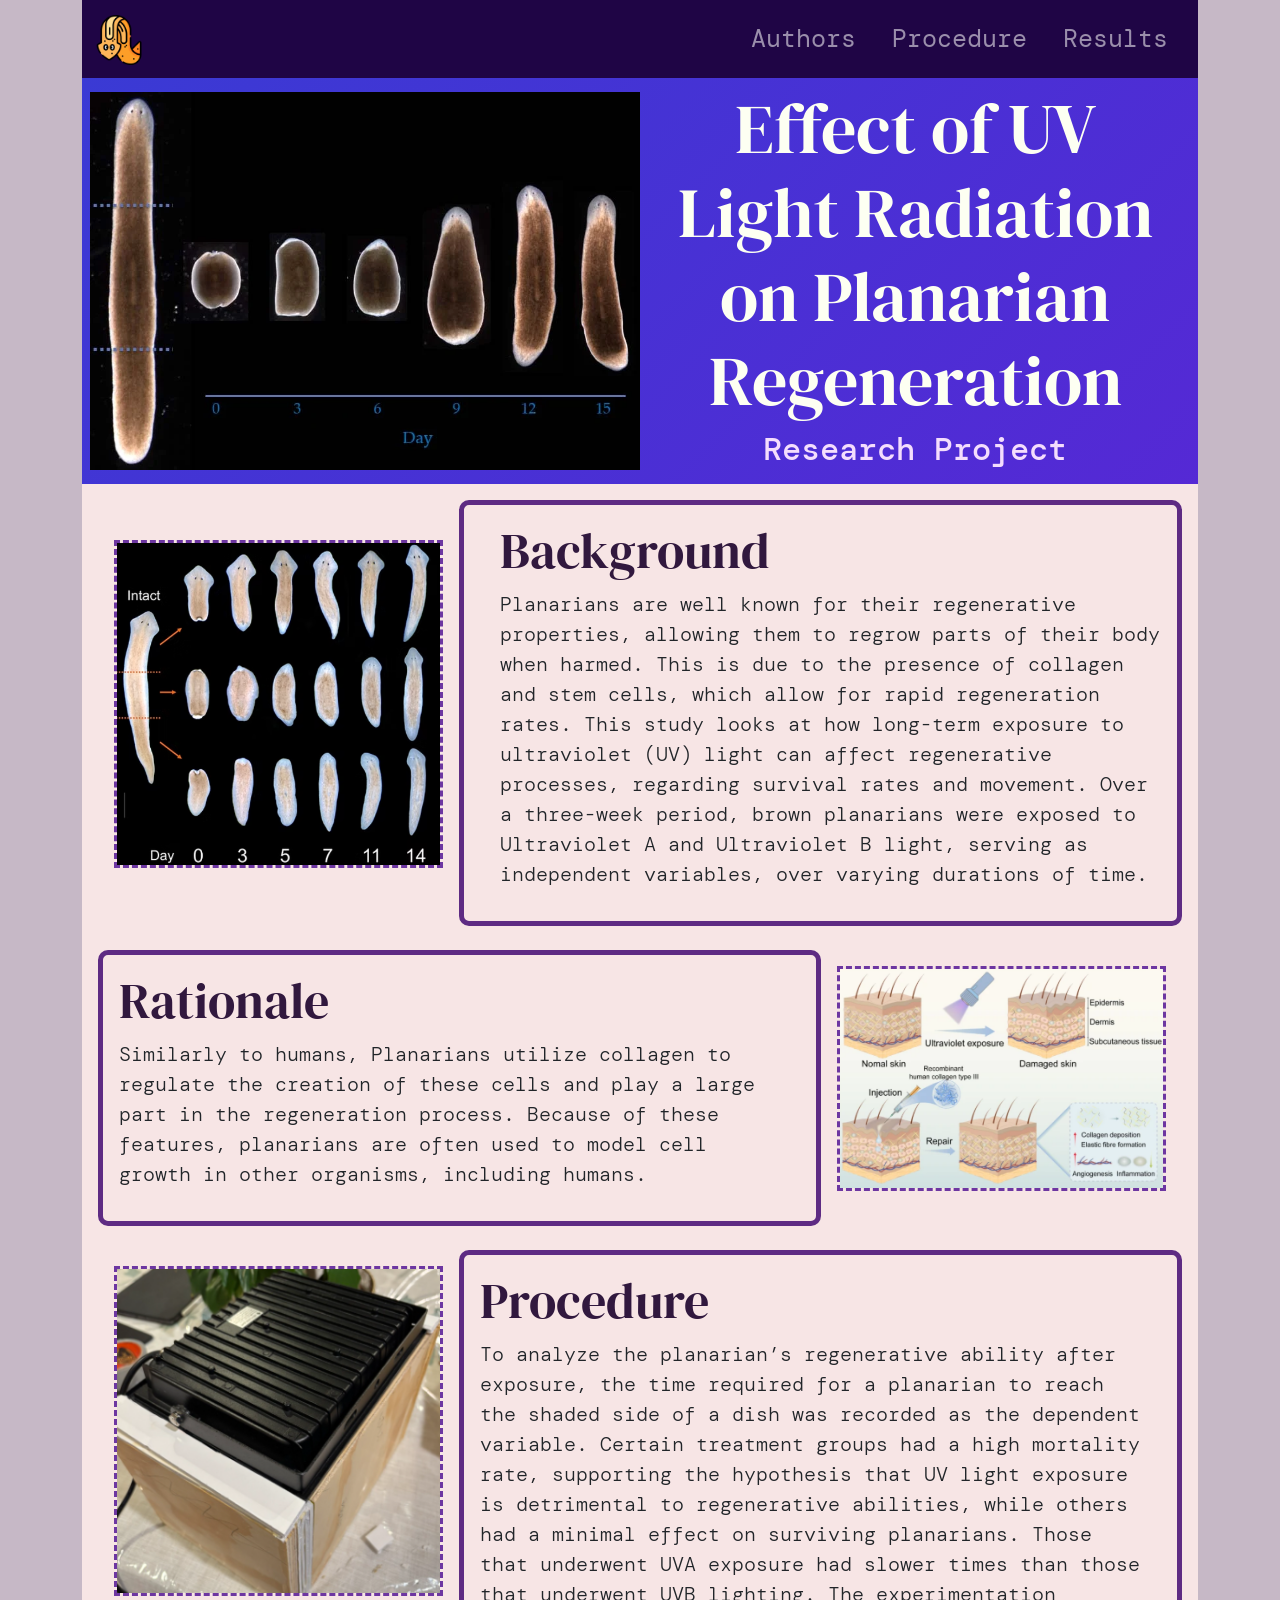
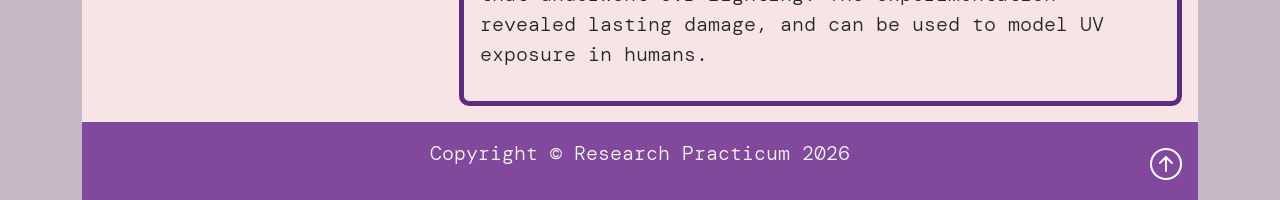
<file: index.html>
<!DOCTYPE html>
<html lang="en">

<head>
    <meta charset="UTF-8">
    <meta name="viewport" content="width=device-width, initial-scale=1.0">
    <title>Activity 2.1.5 Class Demo</title>
    <link href="https://cdn.jsdelivr.net/npm/bootstrap@5.3.8/dist/css/bootstrap.min.css" rel="stylesheet"
        integrity="sha384-sRIl4kxILFvY47J16cr9ZwB07vP4J8+LH7qKQnuqkuIAvNWLzeN8tE5YBujZqJLB" crossorigin="anonymous">

    <link rel="stylesheet" href="https://cdn.jsdelivr.net/npm/bootstrap-icons@1.13.1/font/bootstrap-icons.min.css">
    <link rel="stylesheet" href="styles.css">

    <script src="https://cdn.jsdelivr.net/npm/bootstrap@5.3.8/dist/js/bootstrap.bundle.min.js"
        integrity="sha384-FKyoEForCGlyvwx9Hj09JcYn3nv7wiPVlz7YYwJrWVcXK/BmnVDxM+D2scQbITxI"
        crossorigin="anonymous"></script>

    <!-- Google Fonts -->
    <link rel="preconnect" href="https://fonts.googleapis.com">
    <link rel="preconnect" href="https://fonts.gstatic.com" crossorigin>
    <link href="https://fonts.googleapis.com/css2?family=DM+Mono:ital,wght@0,300;0,400;0,500;1,300;1,400;1,500&family=DM+Serif+Display:ital@0;1&display=swap" rel="stylesheet">
</head>

<body class="body">
    <div class="container-lg min-vh-100">
        <header>
            <!-- Navbar -->
            <nav class="navbar navbar-expand-lg nav-background-color" data-bs-theme="dark">
                <div class="container">
                    <a href="#" class="navbar-brand"> <!-- Website Brand -->
                        <img src="img/planaria_logo.png" alt="Planaria Logo" class="d-inline-block align-text-top" height="50">

                    </a>

                    <!-- Hamburger Menu Button-->
                    <button class="navbar-toggler" type="button" data-bs-toggle="collapse" data-bs-target="#navmenu">
                        <span class="navbar-toggler-icon">

                        </span>
                    </button>

                    <!-- Collapble navbar menu with custom hover underline CSS animation-->
                    <div class="collapse navbar-collapse" id="navmenu"> <!-- Links to hamburger -->
                        <ul class="navbar-nav ms-auto"> <!-- ms auto provides auto margin spacing -->
                            <li class="nav-item">
                                <a href="authors.html"
                                    class="nav-link hover-underline-animation nav-menu-item">Authors</a>
                            </li>
                            <li class="nav-item">
                                <a href="procedure.html"
                                    class="nav-link hover-underline-animation nav-menu-item">Procedure</a>
                            </li>
                            <li class="nav-item">
                                <a href="results.html"
                                    class="nav-link hover-underline-animation nav-menu-item">Results</a>
                            </li>
                        </ul>
                    </div>
                </div>
            </nav>
        </header>

        <!-- Showcase -->
        <section class="showcase text-light p-2 text-center">
            <div class="container">
                <div class="row">
                    <div class="col-sm-6 p-0 d-flex align-items-center">
                        <img src="img/planarians.webp" alt="Planarians" class="img-fluid">
                        <!--img-fluid won't expand image larger than the container and will scale appropriately if 
                        the browser gets narrower than the image's set width-->
                    </div>
                    <div class="col-sm-6 p-0 d-flex align-items-center">
                        <div class="container" id="test">
                            <h1 class="display-4" style="color: #fdfff2; font-size: 70px;">Effect of UV Light Radiation on Planarian Regeneration</h1>
                            <!--display 4 will make it stand out-->
                            <h2 style="color: rgb(244, 221, 253);">Research Project</h2>
                            
                        </div>
                    </div>
                </div>
            </div>
        </section>

        <section class="overview text-dark p-3 text-left"> <!--Overview-->
            <div class="container">
                <div class="row">
                    <div class="col-sm-4 p-3">
                        <br>
                        <img src="img/background.png" alt="Planaria Regeneration" class="img-fluid" style="border: 3px dashed #6d36a1">
                    </div>
                    <div class="col-sm-8 p-3 index" id="background">
                        <h1 class="overview-left-padding">Background</h1>
                        <!--overvew-left-padding - custom padding left side-->
                        <p class="lead overview-font overview-left-padding"> Planarians are well known for their regenerative properties, allowing them to regrow parts of their body when harmed. This is due to the presence of collagen and stem cells, which allow for rapid regeneration rates. This study looks at how long-term exposure to ultraviolet (UV) light can affect regenerative processes, regarding survival rates and movement. Over a three-week period, brown planarians were exposed to Ultraviolet A and Ultraviolet B light, serving as independent variables, over varying durations of time.</p>
                    </div>
                </div>
                <br>
                <div class="row">
                    <div class="col-sm-8 p-3 index" id="rationale">
                        <h1 class="">Rationale</h1>
                        <p class="lead overview-font overview-right-padding">
                            Similarly to humans, Planarians utilize collagen to regulate the creation of these cells and play a large part in the regeneration process. Because of these features, planarians are often used to model cell growth in other organisms, including humans. 
                        </p>
                    </div>
                    <div class="col-sm-4 p-3">
                        <img src="img/Rationale.png" alt="Water Map" class="img-fluid" style="border: 3px dashed #6d36a1">
                    </div>

                </div>
                <br>
                <div class="row">
                    <div class="col-sm-4 p-3">
                        <img src="img/step2.png" alt="Phytoplankton" class="img-fluid" style="border: 3px dashed #6d36a1">
                    </div>

                    <div class="col-sm-8 p-3 index" id="procedure">
                        <h1 class="">Procedure</h1>
                        <p class="lead overview-font overview-right-padding">To analyze the planarian’s regenerative ability after exposure, the time required for a planarian to reach the shaded side of a dish was recorded as the dependent variable. Certain treatment groups had a high mortality rate, supporting the hypothesis that UV light exposure is detrimental to regenerative abilities, while others had a minimal effect on surviving planarians. Those that underwent UVA exposure had slower times than those that underwent UVB lighting. The experimentation revealed lasting damage, and can be used to model UV exposure in humans.
                        </p>
                    </div>
                </div>
            </div>
        </section>
        <!--Footer-->
        <footer class="p-3 footer text-light text-center position-relative">
            <div class="container">
                <p class="lead">Copyright &copy; Research Practicum 2026</p>
                <a href="#" class="position-absolute bottom-0 end-0 p-3">
                    <i class="bi bi-arrow-up-circle h2 icon-white"></i>
                </a>
            </div>
        </footer>
    </div>
</body>

</html>
</file>
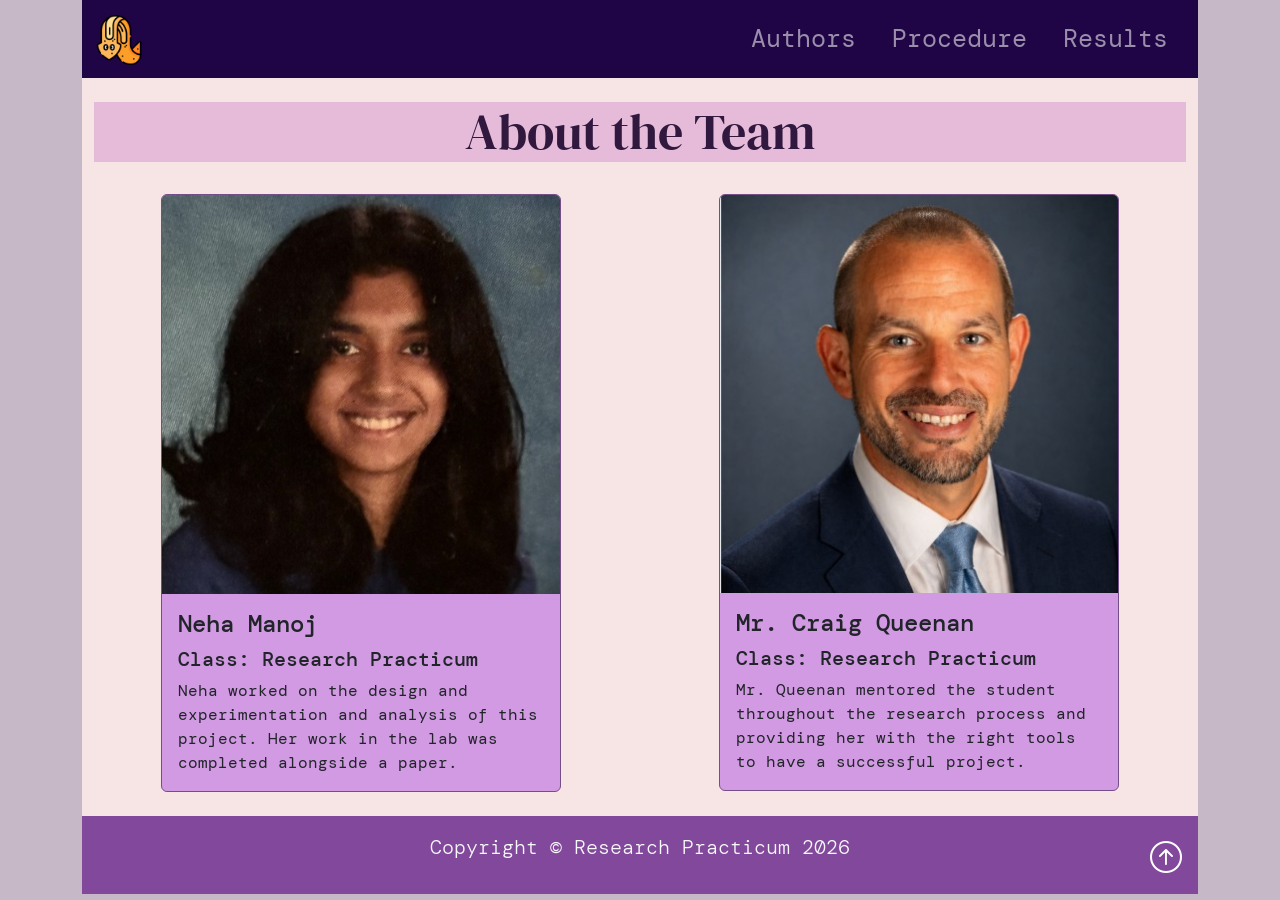
<file: authors.html>
<!DOCTYPE html>
<html lang="en">

<head>
    <meta charset="UTF-8">
    <meta name="viewport" content="width=device-width, initial-scale=1.0">
    <title>Activity 2.1.5 Class Demo</title>
    <link href="https://cdn.jsdelivr.net/npm/bootstrap@5.3.8/dist/css/bootstrap.min.css" rel="stylesheet"
        integrity="sha384-sRIl4kxILFvY47J16cr9ZwB07vP4J8+LH7qKQnuqkuIAvNWLzeN8tE5YBujZqJLB" crossorigin="anonymous">

    <link rel="stylesheet" href="https://cdn.jsdelivr.net/npm/bootstrap-icons@1.13.1/font/bootstrap-icons.min.css">
    <link rel="stylesheet" href="styles.css">

    <script src="https://cdn.jsdelivr.net/npm/bootstrap@5.3.8/dist/js/bootstrap.bundle.min.js"
        integrity="sha384-FKyoEForCGlyvwx9Hj09JcYn3nv7wiPVlz7YYwJrWVcXK/BmnVDxM+D2scQbITxI"
        crossorigin="anonymous"></script>
    
         <!-- Google Fonts -->
    <link rel="preconnect" href="https://fonts.googleapis.com">
    <link rel="preconnect" href="https://fonts.gstatic.com" crossorigin>
    <link href="https://fonts.googleapis.com/css2?family=DM+Mono:ital,wght@0,300;0,400;0,500;1,300;1,400;1,500&family=DM+Serif+Display:ital@0;1&display=swap" rel="stylesheet">
</head>

<body class="body">
    <div class="container-lg min-vh-100">
        <header>
            <!-- Navbar -->
            <nav class="navbar navbar-expand-lg nav-background-color" data-bs-theme="dark">
                <div class="container">
                    <a href="index.html" class="navbar-brand"> <!-- Website Brand -->
                        <img src="img/planaria_logo.png" alt="Planaria Logo" class="d-inline-block align-text-top" height="50">

                    </a>

                    <!-- Hamburger Menu Button-->
                    <button class="navbar-toggler" type="button" data-bs-toggle="collapse" data-bs-target="#navmenu">
                        <span class="navbar-toggler-icon">

                        </span>
                    </button>

                    <!-- Collapble navbar menu with custom hover underline CSS animation-->
                    <div class="collapse navbar-collapse" id="navmenu"> <!-- Links to hamburger -->
                        <ul class="navbar-nav ms-auto"> <!-- ms auto provides auto margin spacing -->
                            <li class="nav-item">
                                <a href="authors.html"
                                    class="nav-link hover-underline-animation nav-menu-item">Authors</a>
                            </li>
                            <li class="nav-item">
                                <a href="procedure.html"
                                    class="nav-link hover-underline-animation nav-menu-item">Procedure</a>
                            </li>
                            <li class="nav-item">
                                <a href="results.html"
                                    class="nav-link hover-underline-animation nav-menu-item">Results</a>
                            </li>
                        </ul>
                    </div>
                </div>
            </nav>
        </header>

        <!-- About the Team -->
        <section class="authors">
            <div class="container">
                <br> <!-- Line Break-->
                <h1 class="text-center about-team">About the Team</h1>
                <br> <!--line break-->
                <!--Cards organized in a 2x2 table format-->
                <div class="row row-cols-2 rows-cols-md-2 g-4">
                    <div class="col">
                        <div class="card about">
                            <img src="img/IMG_2814.jpeg" alt="Student Image" class="card-img-top">
                            <div class="card-body">
                                <h4 class="card-title">Neha Manoj</h4>
                                <h5>Class: Research Practicum</h5>
                                <p class="card-text">Neha worked on the design and experimentation and analysis of this project. Her work in the lab was completed alongside a paper.</p>
                            </div>
                        </div>
                    </div>
                    <div class="col">
                        <div class="card about" padding="3">
                            <img src="img/Queenan.jpg" alt="Craig Queenan" class="card-img-top">
                            <div class="card-body">
                                <h4 class="card-title">Mr. Craig Queenan</h4>
                                <h5>Class: Research Practicum</h5>
                                <p class="card-text">Mr. Queenan mentored the student throughout the research process and providing her with the right tools to have a successful project.</p>
                            </div>
                        </div>
                    </div>
                </div>
            </div>
            <br>
        </section>


        <!--Footer-->
        <footer class="p-3 footer text-light text-center position-relative">
            <div class="container">
                <p class="lead">Copyright &copy; Research Practicum 2026</p>
                <a href="#" class="position-absolute bottom-0 end-0 p-3">
                    <i class="bi bi-arrow-up-circle h2 icon-white"></i>
                </a>
            </div   
        </footer>
    </div>
</body>

</html>
</file>
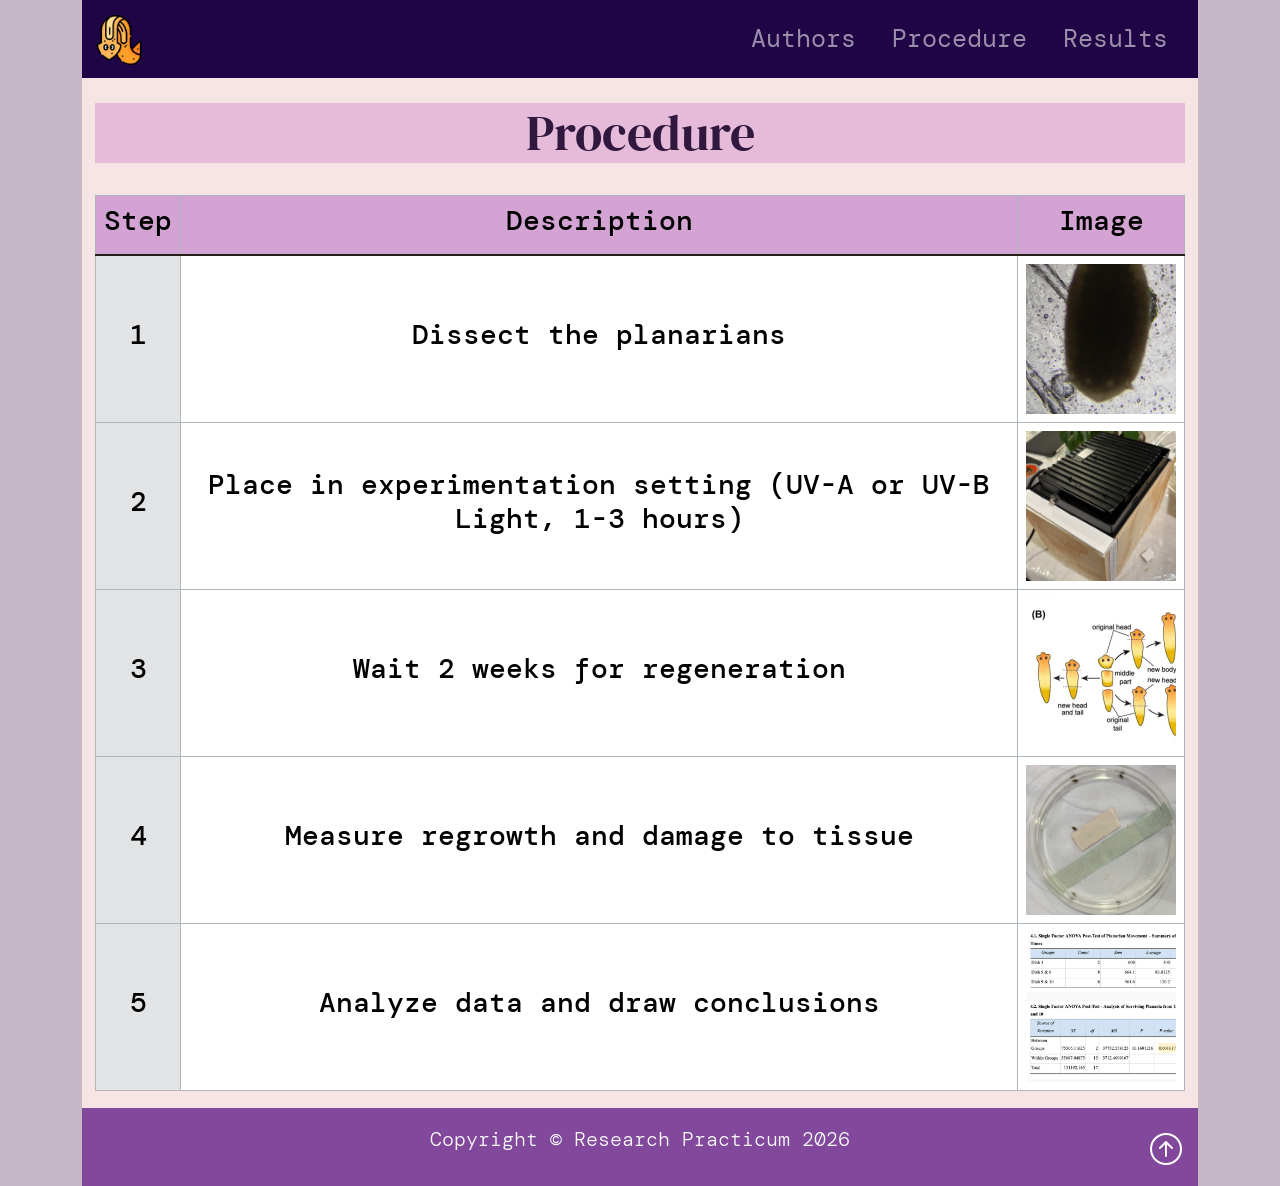
<file: procedure.html>
<!DOCTYPE html>
<html lang="en">

<head>
    <meta charset="UTF-8">
    <meta name="viewport" content="width=device-width, initial-scale=1.0">
    <title>Activity 2.1.5 Class Demo</title>
    <link href="https://cdn.jsdelivr.net/npm/bootstrap@5.3.8/dist/css/bootstrap.min.css" rel="stylesheet"
        integrity="sha384-sRIl4kxILFvY47J16cr9ZwB07vP4J8+LH7qKQnuqkuIAvNWLzeN8tE5YBujZqJLB" crossorigin="anonymous">

    <link rel="stylesheet" href="https://cdn.jsdelivr.net/npm/bootstrap-icons@1.13.1/font/bootstrap-icons.min.css">
    <link rel="stylesheet" href="styles.css">

    <script src="https://cdn.jsdelivr.net/npm/bootstrap@5.3.8/dist/js/bootstrap.bundle.min.js"
        integrity="sha384-FKyoEForCGlyvwx9Hj09JcYn3nv7wiPVlz7YYwJrWVcXK/BmnVDxM+D2scQbITxI"
        crossorigin="anonymous"></script>
    
         <!-- Google Fonts -->
    <link rel="preconnect" href="https://fonts.googleapis.com">
    <link rel="preconnect" href="https://fonts.gstatic.com" crossorigin>
    <link href="https://fonts.googleapis.com/css2?family=DM+Mono:ital,wght@0,300;0,400;0,500;1,300;1,400;1,500&family=DM+Serif+Display:ital@0;1&display=swap" rel="stylesheet">
</head>


<body class="body">
    <div class="container-lg min-vh-100">
        <header>
            <!-- Navbar -->
            <nav class="navbar navbar-expand-lg nav-background-color" data-bs-theme="dark">
                <div class="container">
                    <a href="index.html" class="navbar-brand"> <!-- Website Brand -->
                        <img src="img/planaria_logo.png" alt="Planaria Logo" class="d-inline-block align-text-top" height="50">

                    </a>

                    <!-- Hamburger Menu Button-->
                    <button class="navbar-toggler" type="button" data-bs-toggle="collapse" data-bs-target="#navmenu">
                        <span class="navbar-toggler-icon">

                        </span>
                    </button>

                    <!-- Collapble navbar menu with custom hover underline CSS animation-->
                    <div class="collapse navbar-collapse" id="navmenu"> <!-- Links to hamburger -->
                        <ul class="navbar-nav ms-auto"> <!-- ms auto provides auto margin spacing -->
                            <li class="nav-item">
                                <a href="authors.html"
                                    class="nav-link hover-underline-animation nav-menu-item">Authors</a>
                            </li>
                            <li class="nav-item">
                                <a href="procedure.html"
                                    class="nav-link hover-underline-animation nav-menu-item">Procedure</a>
                            </li>
                            <li class="nav-item">
                                <a href="results.html"
                                    class="nav-link hover-underline-animation nav-menu-item">Results</a>
                            </li>
                        </ul>
                    </div>
                </div>
            </nav>
        </header>

        <!-- How to use the sensor-->
        <section class="procedure">
            <div class="container">
                <br>
                <div class="text-center">
                    <h1 style="font-size: 50px; background-color: #9f14ab33;">Procedure</h1>
                </div>

                <br>

                <table class="table table-hover text-center table-bordered border-dark-subtle">
                    <thead>
                        <tr>
                            <th  style="background-color: #8014ab50;">
                                <h3>Step</h3>
                            </th>
                            <th  style="background-color: #8014ab50;">
                                <h3>Description</h3>
                            </th>
                            <th  style="background-color: #8014ab50;">
                                <h3>Image</h3>
                            </th>
                        </tr>
                    </thead>
                    <tbody class="table-group-divider" >
                        <!--Row 1-->
                        <tr class="align-middle">
                            <!--Scope = "row" specifies the header cell is the header for a row-->
                            <th scope="row" class="table-secondary"><h3>1</h3></th>
                            <td><h3 class="howTo">Dissect the planarians</h3></td>
                            <td class="text-center"><img src="img/step1.png" alt="Planaria Microscope" height="150"></td>
                        </tr>
                        <!--Row 2-->
                        <tr class="align-middle">
                            <!--Scope = "row" specifies the header cell is the header for a row-->
                            <th scope="row" class="table-secondary"><h3>2</h3></th>
                            <td><h3 class="howTo">Place in experimentation setting (UV-A or UV-B Light, 1-3 hours)</h3></td>
                            <td class="text-center"><img src="img/step2.png" alt="UV light Apparatus" height="150"></td>
                        </tr>
                        <!--Row 3-->
                        <tr class="align-middle">
                            <!--Scope = "row" specifies the header cell is the header for a row-->
                            <th scope="row" class="table-secondary"><h3>3</h3></th>
                            <td><h3 class="howTo">Wait 2 weeks for regeneration</h3></td>
                            <td class="text-center"><img src="img/step3.png" alt="Regeneration diagram" height="150"></td>
                        </tr>
                        <!--Row 4-->
                        <tr class="align-middle">
                            <!--Scope = "row" specifies the header cell is the header for a row-->
                            <th scope="row" class="table-secondary"><h3>4</h3></th>
                            <td><h3 class="howTo">Measure regrowth and damage to tissue</h3></td>
                            <td class="text-center"><img src="img/step4.png" alt="Petri Dish" height="150"></td>
                        </tr>
                        <!--Row 5-->
                        <tr class="align-middle">
                            <!--Scope = "row" specifies the header cell is the header for a row-->
                            <th scope="row" class="table-secondary"><h3>5</h3></th>
                            <td><h3 class="howTo">Analyze data and draw conclusions</h3></td>
                            <td class="text-center"><img src="img/step5.png" alt="Graph Data" height="150"></td>
                        </tr>
                    </tbody>
                </table>
            </div>
        </section>

        <!--Footer-->
        <footer class="p-3 footer text-light text-center position-relative">
            <div class="container">
                <p class="lead">Copyright &copy; Research Practicum 2026</p>
                <a href="#" class="position-absolute bottom-0 end-0 p-3">
                    <i class="bi bi-arrow-up-circle h2 icon-white"></i>
                </a>
            </div>
        </footer>
    </div>
</body>

</html>
</file>
<file: styles.css>
/* ----------------- Class CSS ----------------- */

.about {
    width: 400px;
    margin: auto;
    background-color: #d39ae4;
    border: 1px solid #744e87;
    transition: transform .3s ease, box-shadow .3s ease;
}
.about:hover {
    transform: translateY(-8px);
    box-shadow: 0 18px 5px rgba(68, 3, 98, 0.425);
}

.about-team {
    color: #31183e;
    background-color: #9f14ab33;
}

.authors {
    background-color: #f7e5e5;
}

.body {
    background-color: #c6b8c6;
    font-family: 'DM Mono', monospace;
    color: #242018;
}


.showcase  {
	background: linear-gradient(-45deg, #ee52c4, #c53ce7, #5e23d5, #3a3ad4);
	background-size: 400% 400%;
	animation: gradient 15s ease infinite;
}

@keyframes gradient {
	0% {
		background-position: 0% 50%;
	}
	50% {
		background-position: 100% 50%;
	}
	100% {
		background-position: 0% 50%;
	}
}

.chartJS-sample {
    background-color: #d5c4e7;
}


.dm-serif-display-regular {
    font-family: "DM Serif Display", serif;
    font-weight: 400;
    font-style: normal;
}

.dm-mono-regular {
    font-family: "DM Mono", monospace;
    font-weight: 400;
    font-style: normal;
}

.footer {
    background-color: #82489b;
}

h1 {
    font-family: "DM Serif Display", serif;
    font-size: 50px;
    color: #31183e;
}

.icon-white {
    /* Arrow icon at bottom of page */
    color: #FFFFFF;
}

.index {
    border: 5px solid #5e2b83;
    border-radius: 10px;
    transition: box-shadow 0.3s ease-out;
}

.index:hover {
    transition: ease-in 0.3s;
    box-shadow: 5px 5px 0px #5e2b83;
    border-radius: 10px;
}

.chartJS-sample {
    background-color: #f7e5e5;
    font-family: "DM Mono", monospace;

}

#lineChart {
    padding: 10px;
}

.nav-background-color {
    /* navbar background color */
    background-color: #1f0545;
}

.nav-menu-item {
    /* navbar link text properties */
    font-size: 25px;
    margin-left: 10px;
    margin-right: 10px;
}

.overview {
    background-color: #f7e5e5;
}

.overview-left-padding {
    padding-left: 20px;
}

.overview-right-padding {
    padding-right: 20px;
}

.procedure {
    background-color: #f7e5e5;
    padding: 1px;
}

.showcase {
    background-color: #b581c9;
    /*#0096c7*/
}

/* ----------------- ID CSS ----------------- */

/* -----------------Underline Animation CSS -----------------*/
#chart-wrapper {
    margin: auto;
    padding: 10px;
    min-height: 400px;
    background-color: whitesmoke !important;
    justify-content: center;
    align-items: center;
}



.hover-underline-animation {
    display: inline-block;
    position: relative;
    /*color: #0087ca;*/
}

.hover-underline-animation:after {
    content: '';
    position: absolute;
    width: 100%;
    transform: scaleX(0);
    height: 2px;
    bottom: 0;
    left: 0;
    background-color: #eae6e6;
    /*transform-origin: bottom right;*/
    transition: transform 0.35s ease-out;
}

.hover-underline-animation:hover:after {
    transform: scaleX(1);
    /*transform-origin: bottom left;*/
}
</file>
